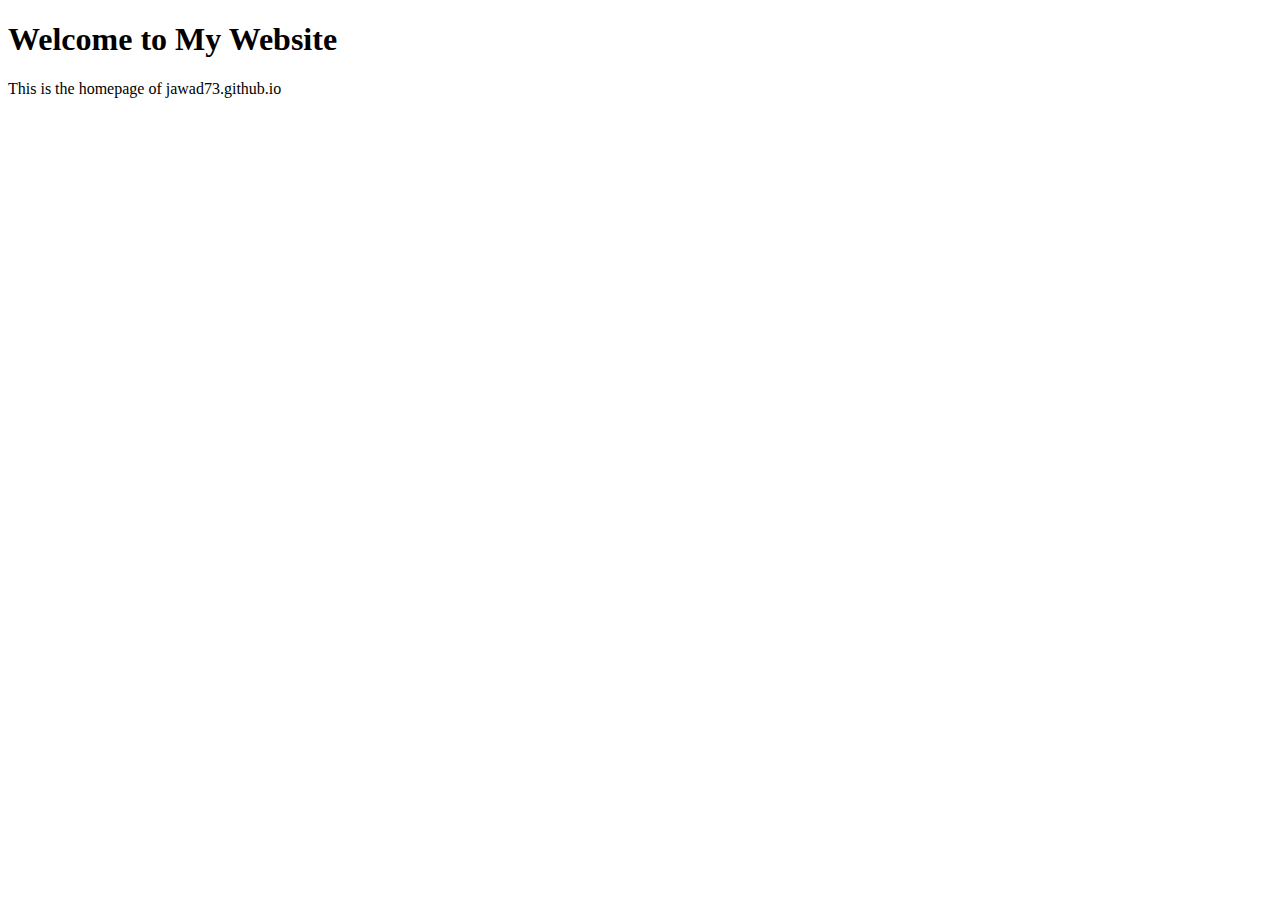
<file: index.html>
<!DOCTYPE html>
<html lang="en">
<head>
    <meta charset="UTF-8">
    <meta name="viewport" content="width=device-width, initial-scale=1.0">
    <title>Welcome</title>
</head>
<body>
    <h1>Welcome to My Website</h1>
    <p>This is the homepage of jawad73.github.io</p>
</body>
</html>
</file>
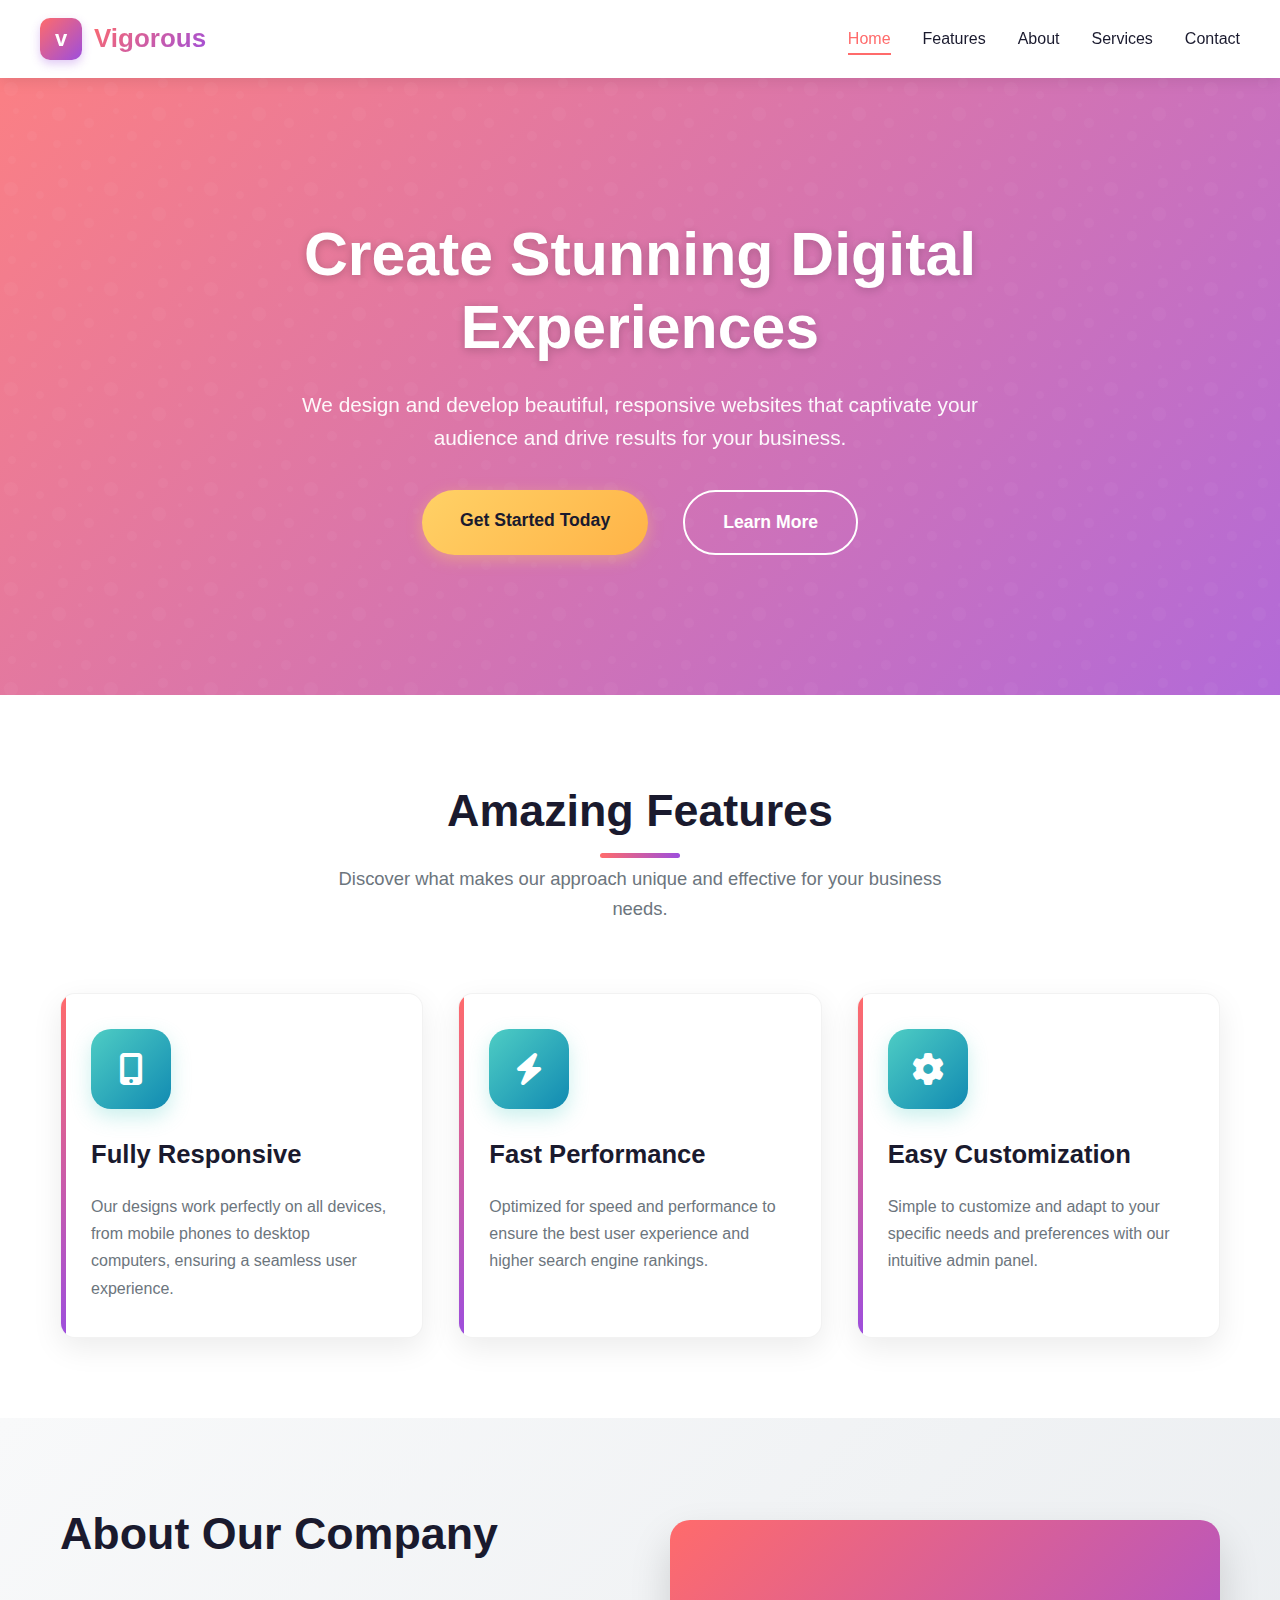
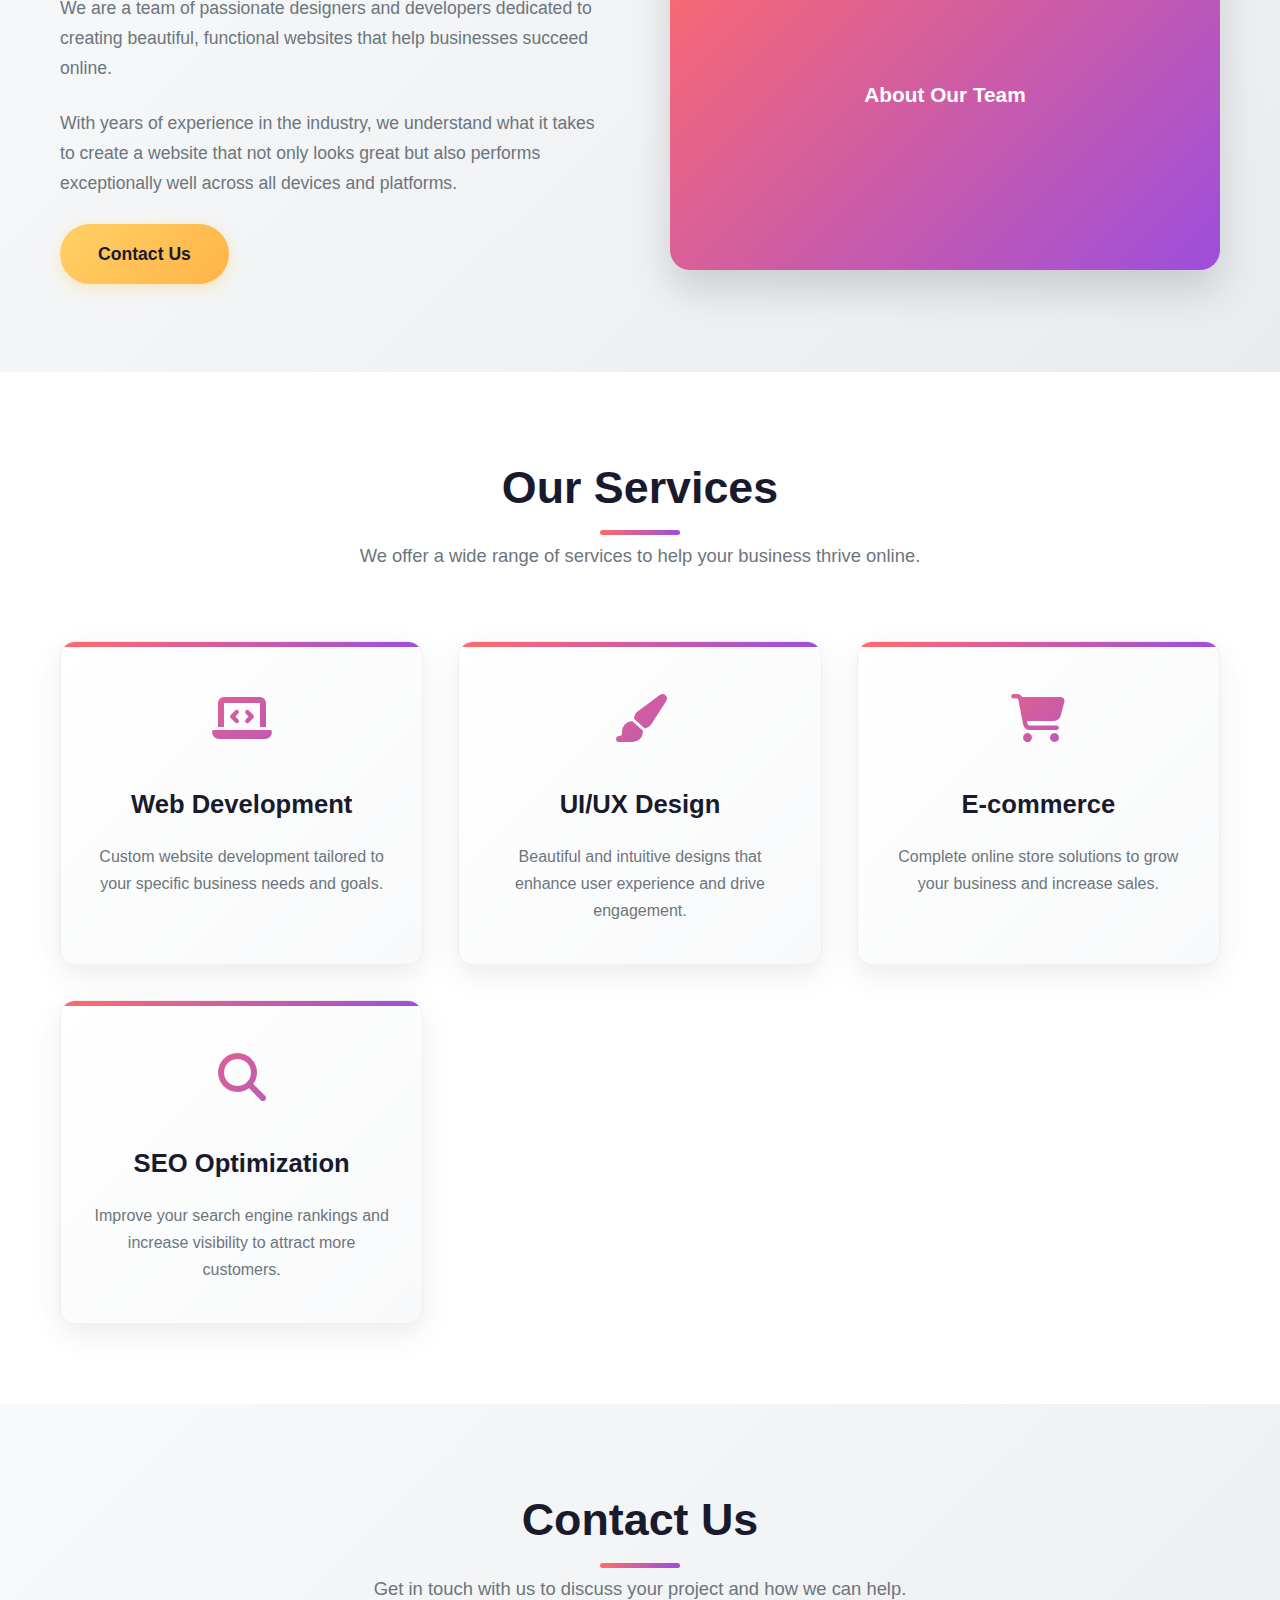
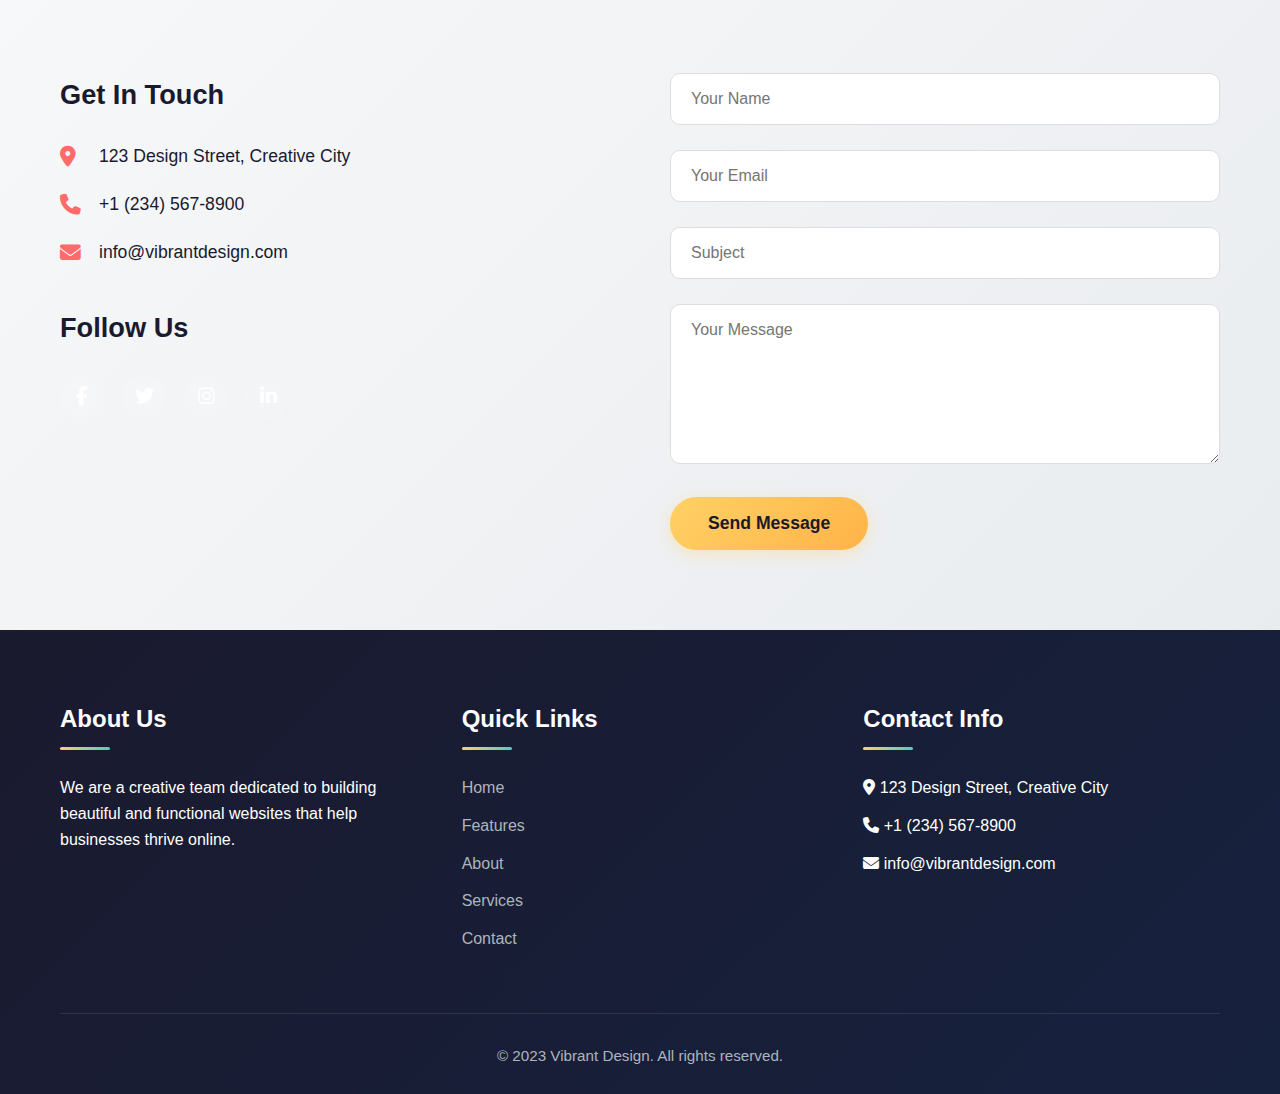
<file: Task 1:  Simple Responsive Landing Page Using HTML & CSS/index.html>
<!DOCTYPE html>
<html lang="en">
<head>
    <meta charset="UTF-8">
    <meta name="viewport" content="width=device-width, initial-scale=1.0">
    <title>Vibrant Responsive Website</title>
    <link rel="stylesheet" href="https://cdnjs.cloudflare.com/ajax/libs/font-awesome/6.4.0/css/all.min.css">
    <link rel="stylesheet" href="style.css">
</head>
<body>
    <!-- Header -->
    <header>
        <div class="container header-container">
            <a href="#" class="logo">
                <div class="logo-icon">v</div>
                <span class="logo-text">Vigorous</span>
            </a>
            
            <input type="checkbox" id="nav-toggle" class="nav-toggle">
            <label for="nav-toggle" class="nav-toggle-label">☰</label>
            
            <ul class="nav-links">
                <li><a href="#" class="active">Home</a></li>
                <li><a href="#features">Features</a></li>
                <li><a href="#about">About</a></li>
                <li><a href="#services">Services</a></li>
                <li><a href="#contact">Contact</a></li>
            </ul>
        </div>
    </header>

    <!-- Hero Section -->
    <section class="hero">
        <div class="container hero-content">
            <h1>Create Stunning Digital Experiences</h1>
            <p>We design and develop beautiful, responsive websites that captivate your audience and drive results for your business.</p>
            <div class="hero-buttons">
                <a href="#contact" class="btn">Get Started Today</a>
                <a href="#about" class="btn btn-secondary">Learn More</a>
            </div>
        </div>
    </section>

    <!-- Features Section -->
    <section class="features" id="features">
        <div class="container">
            <div class="section-title">
                <h2>Amazing Features</h2>
                <p>Discover what makes our approach unique and effective for your business needs.</p>
            </div>
            
            <div class="features-grid">
                <div class="feature-card">
                    <div class="feature-icon">
                        <i class="fas fa-mobile-alt"></i>
                    </div>
                    <h3>Fully Responsive</h3>
                    <p>Our designs work perfectly on all devices, from mobile phones to desktop computers, ensuring a seamless user experience.</p>
                </div>
                
                <div class="feature-card">
                    <div class="feature-icon">
                        <i class="fas fa-bolt"></i>
                    </div>
                    <h3>Fast Performance</h3>
                    <p>Optimized for speed and performance to ensure the best user experience and higher search engine rankings.</p>
                </div>
                
                <div class="feature-card">
                    <div class="feature-icon">
                        <i class="fas fa-cog"></i>
                    </div>
                    <h3>Easy Customization</h3>
                    <p>Simple to customize and adapt to your specific needs and preferences with our intuitive admin panel.</p>
                </div>
            </div>
        </div>
    </section>

    <!-- About Section -->
    <section class="about" id="about">
        <div class="container">
            <div class="about-content">
                <div class="about-text">
                    <h2>About Our Company</h2>
                    <p>We are a team of passionate designers and developers dedicated to creating beautiful, functional websites that help businesses succeed online.</p>
                    <p>With years of experience in the industry, we understand what it takes to create a website that not only looks great but also performs exceptionally well across all devices and platforms.</p>
                    <a href="#contact" class="btn">Contact Us</a>
                </div>
                <div class="about-image">
                    <!-- Using CSS to create a placeholder image -->
                    <div style="width:100%;height:350px;background:linear-gradient(135deg, var(--primary), var(--purple));display:flex;align-items:center;justify-content:center;color:white;font-size:1.3rem;font-weight:600;">
                        About Our Team
                    </div>
                </div>
            </div>
        </div>
    </section>

    <!-- Services Section -->
    <section class="services" id="services">
        <div class="container">
            <div class="section-title">
                <h2>Our Services</h2>
                <p>We offer a wide range of services to help your business thrive online.</p>
            </div>
            
            <div class="services-grid">
                <div class="service-card">
                    <div class="service-icon">
                        <i class="fas fa-laptop-code"></i>
                    </div>
                    <h3>Web Development</h3>
                    <p>Custom website development tailored to your specific business needs and goals.</p>
                </div>
                
                <div class="service-card">
                    <div class="service-icon">
                        <i class="fas fa-paint-brush"></i>
                    </div>
                    <h3>UI/UX Design</h3>
                    <p>Beautiful and intuitive designs that enhance user experience and drive engagement.</p>
                </div>
                
                <div class="service-card">
                    <div class="service-icon">
                        <i class="fas fa-shopping-cart"></i>
                    </div>
                    <h3>E-commerce</h3>
                    <p>Complete online store solutions to grow your business and increase sales.</p>
                </div>
                
                <div class="service-card">
                    <div class="service-icon">
                        <i class="fas fa-search"></i>
                    </div>
                    <h3>SEO Optimization</h3>
                    <p>Improve your search engine rankings and increase visibility to attract more customers.</p>
                </div>
            </div>
        </div>
    </section>

    <!-- Contact Section -->
    <section class="contact" id="contact">
        <div class="container">
            <div class="section-title">
                <h2>Contact Us</h2>
                <p>Get in touch with us to discuss your project and how we can help.</p>
            </div>
            
            <div class="contact-content">
                <div class="contact-info">
                    <h3>Get In Touch</h3>
                    <ul class="contact-details">
                        <li><i class="fas fa-map-marker-alt"></i> 123 Design Street, Creative City</li>
                        <li><i class="fas fa-phone"></i> +1 (234) 567-8900</li>
                        <li><i class="fas fa-envelope"></i> info@vibrantdesign.com</li>
                    </ul>
                    
                    <h3>Follow Us</h3>
                    <div class="social-links">
                        <a href="#"><i class="fab fa-facebook-f"></i></a>
                        <a href="#"><i class="fab fa-twitter"></i></a>
                        <a href="#"><i class="fab fa-instagram"></i></a>
                        <a href="#"><i class="fab fa-linkedin-in"></i></a>
                    </div>
                </div>
                
                <div class="contact-form">
                    <form>
                        <input type="text" placeholder="Your Name" required>
                        <input type="email" placeholder="Your Email" required>
                        <input type="text" placeholder="Subject">
                        <textarea placeholder="Your Message" required></textarea>
                        <button type="submit" class="btn">Send Message</button>
                    </form>
                </div>
            </div>
        </div>
    </section>

    <!-- Footer -->
    <footer>
        <div class="container">
            <div class="footer-content">
                <div class="footer-column">
                    <h3>About Us</h3>
                    <p>We are a creative team dedicated to building beautiful and functional websites that help businesses thrive online.</p>
                </div>
                
                <div class="footer-column">
                    <h3>Quick Links</h3>
                    <ul class="footer-links">
                        <li><a href="#">Home</a></li>
                        <li><a href="#features">Features</a></li>
                        <li><a href="#about">About</a></li>
                        <li><a href="#services">Services</a></li>
                        <li><a href="#contact">Contact</a></li>
                    </ul>
                </div>
                
                <div class="footer-column">
                    <h3>Contact Info</h3>
                    <ul class="footer-links">
                        <li><i class="fas fa-map-marker-alt"></i> 123 Design Street, Creative City</li>
                        <li><i class="fas fa-phone"></i> +1 (234) 567-8900</li>
                        <li><i class="fas fa-envelope"></i> info@vibrantdesign.com</li>
                    </ul>
                </div>
            </div>
            
            <div class="footer-bottom">
                <p>&copy; 2023 Vibrant Design. All rights reserved.</p>
            </div>
        </div>
    </footer>
</body>
</html>
</file>
<file: Task 1:  Simple Responsive Landing Page Using HTML & CSS/style.css>
/* Reset and Base Styles */
        * {
            margin: 0;
            padding: 0;
            box-sizing: border-box;
            font-family: 'Segoe UI', Tahoma, Geneva, Verdana, sans-serif;
        }

        :root {
            --primary: #FF6B6B;
            --secondary: #4ECDC4;
            --accent: #FFD166;
            --dark: #1A1A2E;
            --light: #F7F9FC;
            --gray: #6C757D;
            --purple: #9D4EDD;
            --teal: #118AB2;
        }

        html {
            scroll-behavior: smooth;
        }

        body {
            background-color: var(--light);
            color: var(--dark);
            line-height: 1.6;
            overflow-x: hidden;
        }

        .container {
            width: 100%;
            max-width: 1200px;
            margin: 0 auto;
            padding: 0 20px;
        }

        section {
            padding: 80px 0;
        }

        /* Header Styles */
        header {
            background-color: white;
            box-shadow: 0 2px 15px rgba(0, 0, 0, 0.1);
            position: sticky;
            top: 0;
            z-index: 1000;
            transition: all 0.3s ease;
        }

        .header-container {
            display: flex;
            justify-content: space-between;
            align-items: center;
            padding: 18px 0;
        }

        .logo {
            display: flex;
            align-items: center;
            text-decoration: none;
        }

        .logo-icon {
            width: 42px;
            height: 42px;
            background: linear-gradient(135deg, var(--primary), var(--purple));
            border-radius: 10px;
            display: flex;
            align-items: center;
            justify-content: center;
            margin-right: 12px;
            color: white;
            font-weight: bold;
            font-size: 22px;
            box-shadow: 0 4px 10px rgba(157, 78, 221, 0.3);
        }

        .logo-text {
            font-size: 26px;
            font-weight: 800;
            background: linear-gradient(135deg, var(--primary), var(--purple));
            -webkit-background-clip: text;
            -webkit-text-fill-color: transparent;
        }

        /* Mobile-first navigation */
        .nav-toggle {
            display: none;
        }

        .nav-toggle-label {
            display: none;
            cursor: pointer;
            font-size: 26px;
            color: var(--dark);
            transition: transform 0.3s ease;
        }

        .nav-toggle:checked ~ .nav-toggle-label {
            transform: rotate(90deg);
        }

        .nav-links {
            display: flex;
            list-style: none;
        }

        .nav-links li {
            margin-left: 32px;
        }

        .nav-links a {
            text-decoration: none;
            color: var(--dark);
            font-weight: 500;
            font-size: 16px;
            transition: color 0.3s;
            position: relative;
            padding: 8px 0;
        }

        .nav-links a:hover {
            color: var(--primary);
        }

        .nav-links a::after {
            content: '';
            position: absolute;
            width: 0;
            height: 2px;
            bottom: 0;
            left: 0;
            background-color: var(--primary);
            transition: width 0.3s;
        }

        .nav-links a:hover::after {
            width: 100%;
        }

        .nav-links a.active {
            color: var(--primary);
        }

        .nav-links a.active::after {
            width: 100%;
        }

        /* Hero Section */
        .hero {
            background: linear-gradient(135deg, rgba(255, 107, 107, 0.85), rgba(157, 78, 221, 0.85)), 
                        url('https://images.unsplash.com/photo-1555066931-4365d14bab8c?ixlib=rb-4.0.3&auto=format&fit=crop&w=2070&q=80');
            background-size: cover;
            background-position: center;
            background-attachment: fixed;
            color: white;
            text-align: center;
            padding: 140px 0;
            position: relative;
            overflow: hidden;
        }

        .hero::before {
            content: '';
            position: absolute;
            top: 0;
            left: 0;
            width: 100%;
            height: 100%;
            background: url("data:image/svg+xml,%3Csvg width='100' height='100' viewBox='0 0 100 100' xmlns='http://www.w3.org/2000/svg'%3E%3Cpath d='M11 18c3.866 0 7-3.134 7-7s-3.134-7-7-7-7 3.134-7 7 3.134 7 7 7zm48 25c3.866 0 7-3.134 7-7s-3.134-7-7-7-7 3.134-7 7 3.134 7 7 7zm-43-7c1.657 0 3-1.343 3-3s-1.343-3-3-3-3 1.343-3 3 1.343 3 3 3zm63 31c1.657 0 3-1.343 3-3s-1.343-3-3-3-3 1.343-3 3 1.343 3 3 3zM34 90c1.657 0 3-1.343 3-3s-1.343-3-3-3-3 1.343-3 3 1.343 3 3 3zm56-76c1.657 0 3-1.343 3-3s-1.343-3-3-3-3 1.343-3 3 1.343 3 3 3zM12 86c2.21 0 4-1.79 4-4s-1.79-4-4-4-4 1.79-4 4 1.79 4 4 4zm28-65c2.21 0 4-1.79 4-4s-1.79-4-4-4-4 1.79-4 4 1.79 4 4 4zm23-11c2.76 0 5-2.24 5-5s-2.24-5-5-5-5 2.24-5 5 2.24 5 5 5zm-6 60c2.21 0 4-1.79 4-4s-1.79-4-4-4-4 1.79-4 4 1.79 4 4 4zm29 22c2.76 0 5-2.24 5-5s-2.24-5-5-5-5 2.24-5 5 2.24 5 5 5zM32 63c2.76 0 5-2.24 5-5s-2.24-5-5-5-5 2.24-5 5 2.24 5 5 5zm57-13c2.76 0 5-2.24 5-5s-2.24-5-5-5-5 2.24-5 5 2.24 5 5 5zm-9-21c1.105 0 2-.895 2-2s-.895-2-2-2-2 .895-2 2 .895 2 2 2zM60 91c1.105 0 2-.895 2-2s-.895-2-2-2-2 .895-2 2 .895 2 2 2zM35 41c1.105 0 2-.895 2-2s-.895-2-2-2-2 .895-2 2 .895 2 2 2zM12 60c1.105 0 2-.895 2-2s-.895-2-2-2-2 .895-2 2 .895 2 2 2z' fill='%23ffffff' fill-opacity='0.1' fill-rule='evenodd'/%3E%3C/svg%3E");
            opacity: 0.3;
        }

        .hero-content {
            max-width: 850px;
            margin: 0 auto;
            position: relative;
            z-index: 1;
        }

        .hero h1 {
            font-size: 3.8rem;
            margin-bottom: 24px;
            line-height: 1.2;
            font-weight: 800;
            text-shadow: 0 2px 10px rgba(0, 0, 0, 0.2);
        }

        .hero p {
            font-size: 1.3rem;
            margin-bottom: 36px;
            opacity: 0.95;
            max-width: 700px;
            margin-left: auto;
            margin-right: auto;
        }

        .btn {
            display: inline-block;
            padding: 16px 38px;
            background: linear-gradient(135deg, var(--accent), #FFB347);
            color: var(--dark);
            text-decoration: none;
            border-radius: 50px;
            font-weight: 700;
            font-size: 1.1rem;
            transition: all 0.4s ease;
            border: none;
            cursor: pointer;
            box-shadow: 0 4px 15px rgba(255, 209, 102, 0.4);
            position: relative;
            overflow: hidden;
        }

        .btn::before {
            content: '';
            position: absolute;
            top: 0;
            left: -100%;
            width: 100%;
            height: 100%;
            background: linear-gradient(90deg, transparent, rgba(255,255,255,0.3), transparent);
            transition: 0.5s;
        }

        .btn:hover {
            transform: translateY(-5px);
            box-shadow: 0 10px 25px rgba(255, 209, 102, 0.6);
        }

        .btn:hover::before {
            left: 100%;
        }

        .btn-secondary {
            background: transparent;
            color: white;
            border: 2px solid white;
            box-shadow: none;
            margin-left: 15px;
        }

        .btn-secondary:hover {
            background: white;
            color: var(--dark);
        }

        .hero-buttons {
            display: flex;
            justify-content: center;
            gap: 20px;
            flex-wrap: wrap;
        }

        /* Features Section */
        .features {
            background-color: white;
            position: relative;
        }

        .section-title {
            text-align: center;
            margin-bottom: 70px;
        }

        .section-title h2 {
            font-size: 2.8rem;
            color: var(--dark);
            margin-bottom: 18px;
            font-weight: 800;
            position: relative;
            display: inline-block;
        }

        .section-title h2::after {
            content: '';
            position: absolute;
            width: 80px;
            height: 5px;
            bottom: -12px;
            left: 50%;
            transform: translateX(-50%);
            background: linear-gradient(90deg, var(--primary), var(--purple));
            border-radius: 3px;
        }

        .section-title p {
            color: var(--gray);
            max-width: 650px;
            margin: 0 auto;
            font-size: 1.15rem;
        }

        .features-grid {
            display: grid;
            grid-template-columns: repeat(auto-fit, minmax(320px, 1fr));
            gap: 35px;
        }

        .feature-card {
            background-color: white;
            border-radius: 15px;
            padding: 35px 30px;
            box-shadow: 0 10px 30px rgba(0, 0, 0, 0.08);
            transition: all 0.4s ease;
            position: relative;
            overflow: hidden;
            border: 1px solid rgba(0, 0, 0, 0.05);
        }

        .feature-card::before {
            content: '';
            position: absolute;
            top: 0;
            left: 0;
            width: 5px;
            height: 100%;
            background: linear-gradient(to bottom, var(--primary), var(--purple));
            transition: width 0.3s ease;
        }

        .feature-card:hover {
            transform: translateY(-12px);
            box-shadow: 0 15px 35px rgba(0, 0, 0, 0.12);
        }

        .feature-card:hover::before {
            width: 8px;
        }

        .feature-icon {
            width: 80px;
            height: 80px;
            background: linear-gradient(135deg, var(--secondary), var(--teal));
            border-radius: 20px;
            display: flex;
            align-items: center;
            justify-content: center;
            margin-bottom: 25px;
            color: white;
            font-size: 32px;
            box-shadow: 0 8px 20px rgba(78, 205, 196, 0.3);
        }

        .feature-card h3 {
            font-size: 1.6rem;
            margin-bottom: 18px;
            color: var(--dark);
            font-weight: 700;
        }

        .feature-card p {
            color: var(--gray);
            line-height: 1.7;
        }

        /* About Section */
        .about {
            background: linear-gradient(135deg, #f8f9fa, #e9ecef);
            position: relative;
        }

        .about-content {
            display: grid;
            grid-template-columns: 1fr 1fr;
            gap: 60px;
            align-items: center;
        }

        .about-text h2 {
            font-size: 2.8rem;
            margin-bottom: 25px;
            color: var(--dark);
            font-weight: 800;
        }

        .about-text p {
            margin-bottom: 25px;
            color: var(--gray);
            font-size: 1.1rem;
            line-height: 1.7;
        }

        .about-image {
            border-radius: 20px;
            overflow: hidden;
            box-shadow: 0 20px 40px rgba(0, 0, 0, 0.15);
            transition: transform 0.4s ease;
        }

        .about-image:hover {
            transform: scale(1.03);
        }

        .about-image img {
            width: 100%;
            height: auto;
            display: block;
        }

        /* Services Section */
        .services {
            background-color: white;
            position: relative;
        }

        .services-grid {
            display: grid;
            grid-template-columns: repeat(auto-fit, minmax(280px, 1fr));
            gap: 35px;
        }

        .service-card {
            background: linear-gradient(135deg, #ffffff, #f8f9fa);
            border-radius: 15px;
            padding: 40px 30px;
            text-align: center;
            transition: all 0.4s ease;
            box-shadow: 0 10px 30px rgba(0, 0, 0, 0.08);
            border: 1px solid rgba(0, 0, 0, 0.05);
            position: relative;
            overflow: hidden;
        }

        .service-card::before {
            content: '';
            position: absolute;
            top: 0;
            left: 0;
            width: 100%;
            height: 5px;
            background: linear-gradient(90deg, var(--primary), var(--purple));
        }

        .service-card:hover {
            transform: translateY(-12px);
            box-shadow: 0 20px 40px rgba(0, 0, 0, 0.15);
        }

        .service-card:hover h3,
        .service-card:hover p {
            color: white;
        }

        .service-icon {
            font-size: 48px;
            margin-bottom: 25px;
            background: linear-gradient(135deg, var(--primary), var(--purple));
            -webkit-background-clip: text;
            -webkit-text-fill-color: transparent;
            transition: all 0.4s ease;
        }

        .service-card:hover .service-icon {
            -webkit-text-fill-color: white;
            transform: scale(1.1);
        }

        .service-card h3 {
            font-size: 1.6rem;
            margin-bottom: 18px;
            color: var(--dark);
            font-weight: 700;
            transition: color 0.4s ease;
        }

        .service-card p {
            color: var(--gray);
            transition: color 0.4s ease;
            line-height: 1.7;
        }

        /* Contact Section */
        .contact {
            background: linear-gradient(135deg, #f8f9fa, #e9ecef);
            position: relative;
        }

        .contact-content {
            display: grid;
            grid-template-columns: 1fr 1fr;
            gap: 60px;
        }

        .contact-info h3 {
            font-size: 1.7rem;
            margin-bottom: 25px;
            color: var(--dark);
            font-weight: 700;
        }

        .contact-details {
            list-style: none;
            margin-bottom: 40px;
        }

        .contact-details li {
            margin-bottom: 20px;
            display: flex;
            align-items: center;
            font-size: 1.1rem;
        }

        .contact-details i {
            margin-right: 15px;
            color: var(--primary);
            width: 24px;
            font-size: 1.3rem;
        }

        .contact-form input,
        .contact-form textarea {
            width: 100%;
            padding: 16px 20px;
            margin-bottom: 25px;
            border: 1px solid #ddd;
            border-radius: 10px;
            font-size: 1rem;
            transition: all 0.3s ease;
            background: white;
        }

        .contact-form input:focus,
        .contact-form textarea:focus {
            outline: none;
            border-color: var(--primary);
            box-shadow: 0 0 0 3px rgba(255, 107, 107, 0.2);
        }

        .contact-form textarea {
            height: 160px;
            resize: vertical;
        }

        /* Footer */
        footer {
            background: linear-gradient(135deg, var(--dark), #16213E);
            color: white;
            padding: 70px 0 25px;
            position: relative;
        }

        .footer-content {
            display: grid;
            grid-template-columns: repeat(auto-fit, minmax(250px, 1fr));
            gap: 45px;
            margin-bottom: 50px;
        }

        .footer-column h3 {
            font-size: 1.5rem;
            margin-bottom: 25px;
            position: relative;
            padding-bottom: 12px;
            font-weight: 700;
        }

        .footer-column h3::after {
            content: '';
            position: absolute;
            left: 0;
            bottom: 0;
            width: 50px;
            height: 3px;
            background: linear-gradient(90deg, var(--accent), var(--secondary));
            border-radius: 2px;
        }

        .footer-links {
            list-style: none;
        }

        .footer-links li {
            margin-bottom: 12px;
        }

        .footer-links a {
            color: #adb5bd;
            text-decoration: none;
            transition: all 0.3s;
            display: inline-block;
        }

        .footer-links a:hover {
            color: var(--accent);
            transform: translateX(5px);
        }

        .social-links {
            display: flex;
            gap: 18px;
            margin-top: 25px;
        }

        .social-links a {
            display: flex;
            align-items: center;
            justify-content: center;
            width: 44px;
            height: 44px;
            background: rgba(255, 255, 255, 0.1);
            border-radius: 50%;
            color: white;
            text-decoration: none;
            transition: all 0.4s ease;
            font-size: 1.2rem;
        }

        .social-links a:hover {
            background: var(--accent);
            transform: translateY(-5px) rotate(10deg);
            color: var(--dark);
        }

        .footer-bottom {
            text-align: center;
            padding-top: 30px;
            border-top: 1px solid rgba(255, 255, 255, 0.1);
            color: #adb5bd;
            font-size: 0.95rem;
        }

        /* Responsive Design */
        @media (max-width: 1200px) {
            .hero h1 {
                font-size: 3.4rem;
            }
        }

        @media (max-width: 992px) {
            .hero h1 {
                font-size: 3rem;
            }
            
            .about-content {
                grid-template-columns: 1fr;
                gap: 50px;
            }
            
            .contact-content {
                grid-template-columns: 1fr;
                gap: 50px;
            }
            
            .section-title h2 {
                font-size: 2.5rem;
            }
        }

        @media (max-width: 768px) {
            .nav-toggle-label {
                display: block;
            }
            
            .nav-links {
                position: absolute;
                top: 100%;
                left: 0;
                width: 100%;
                background: white;
                flex-direction: column;
                align-items: center;
                padding: 25px 0;
                box-shadow: 0 10px 20px rgba(0, 0, 0, 0.1);
                transform: scaleY(0);
                transform-origin: top;
                transition: transform 0.4s ease;
                border-top: 1px solid rgba(0, 0, 0, 0.05);
            }
            
            .nav-toggle:checked ~ .nav-links {
                transform: scaleY(1);
            }
            
            .nav-links li {
                margin: 18px 0;
            }

            .hero {
                padding: 100px 0;
            }
            
            .hero h1 {
                font-size: 2.5rem;
            }

            .hero p {
                font-size: 1.15rem;
            }
            
            .section-title h2 {
                font-size: 2.2rem;
            }
            
            .hero-buttons {
                flex-direction: column;
                align-items: center;
                gap: 15px;
            }
            
            .btn-secondary {
                margin-left: 0;
            }
            
            .features-grid,
            .services-grid {
                grid-template-columns: 1fr;
                gap: 30px;
            }
        }

        @media (max-width: 576px) {
            .hero {
                padding: 80px 0;
            }

            .hero h1 {
                font-size: 2.2rem;
            }
            
            .hero p {
                font-size: 1.05rem;
            }

            .feature-card,
            .service-card {
                padding: 30px 25px;
            }
            
            .about-text h2 {
                font-size: 2.2rem;
            }
            
            .section-title {
                margin-bottom: 50px;
            }
            
            section {
                padding: 60px 0;
            }
            
            .footer-content {
                grid-template-columns: 1fr;
                gap: 40px;
            }
        }

        @media (max-width: 400px) {
            .hero h1 {
                font-size: 1.9rem;
            }
            
            .btn {
                padding: 14px 30px;
                font-size: 1rem;
            }
            
            .logo-text {
                font-size: 22px;
            }
            
            .logo-icon {
                width: 38px;
                height: 38px;
                font-size: 20px;
            }
        }
</file>
